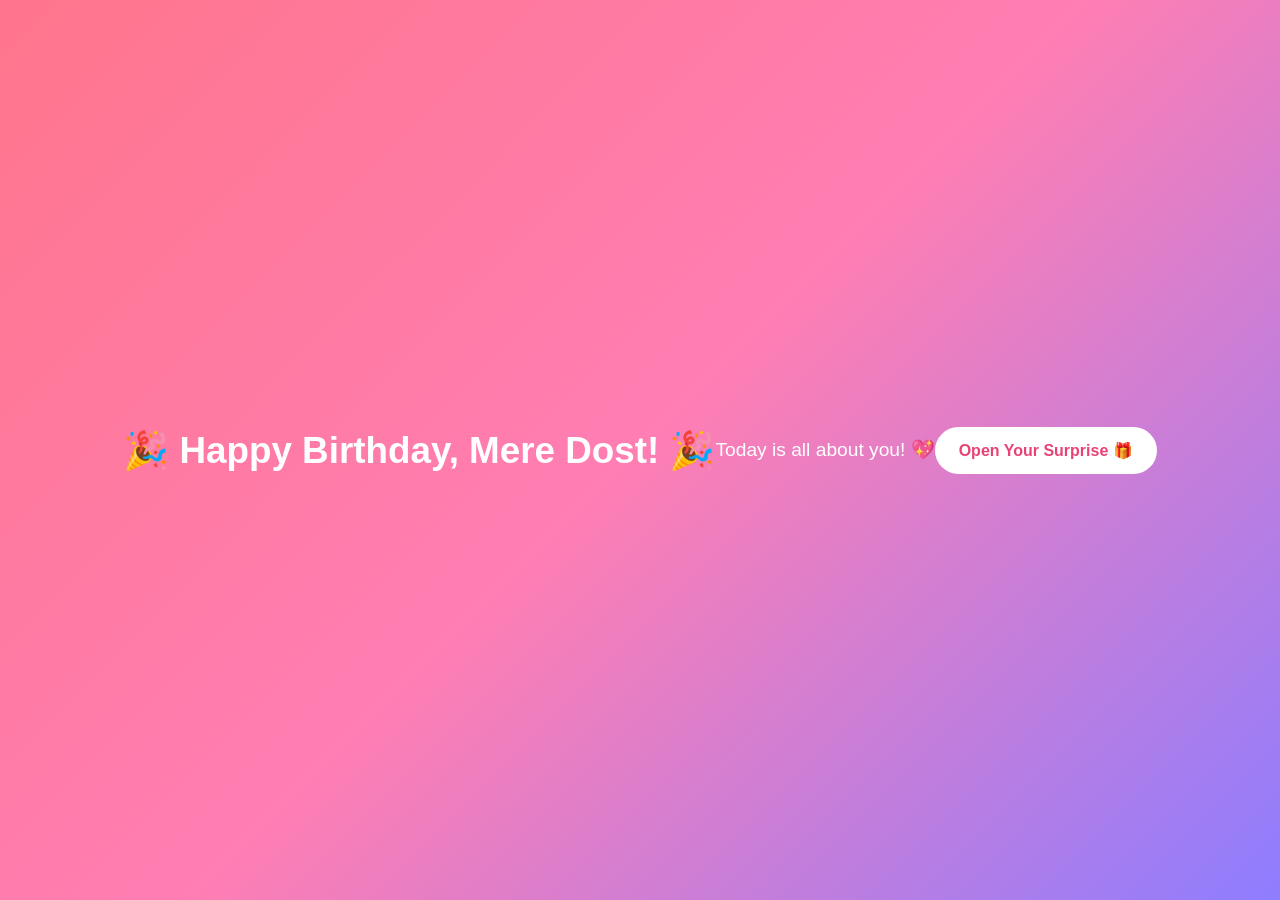
<file: birthday wishes card/index.html>
<!DOCTYPE html>
<html lang="en">

<head>
    <meta charset="UTF-8">
    <meta name="viewport" content="width=device-width, initial-scale=1.0">
    <title>Birthday Surprise 🎂</title>

    <link rel="stylesheet" href="style.css">


</head>

<body>

    <h1>🎉 Happy Birthday, Mere Dost! 🎉</h1>

    <p>Today is all about you! 💖</p>


    <button id="surpriseButton">Open Your Surprise 🎁</button>

    <audio id="birthdayMusic" src="music/birthday.mp3" preload="auto" loop></audio>

    <script src="script.js"></script>

    <audio id="birthdayMusic" src="music/birthday.mp3" loop></audio>


</body>

</html>
</file>
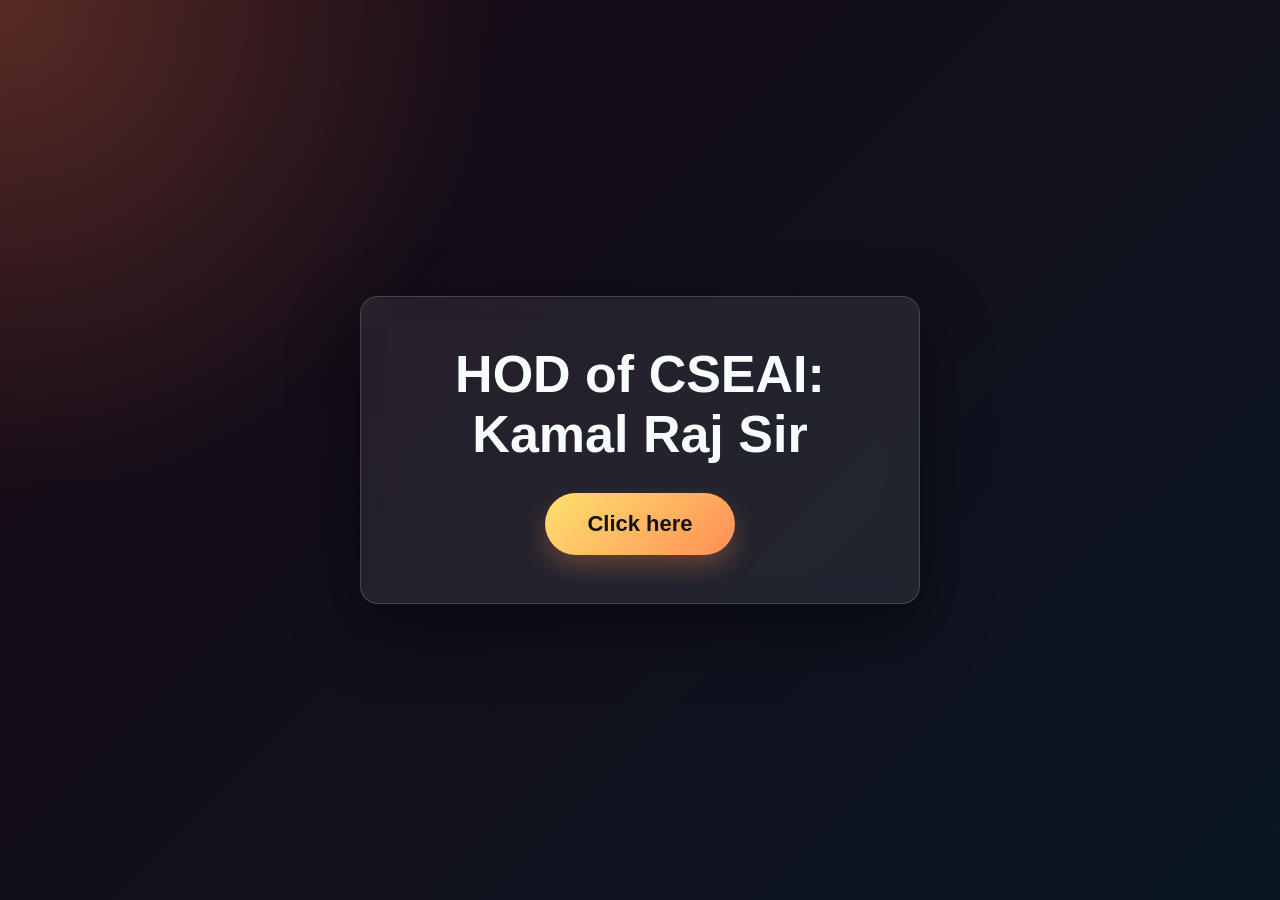
<file: student_record/index.html>
<!DOCTYPE html>
<html lang="en">

<head>
    <meta charset="UTF-8">
    <meta name="viewport" content="width=device-width, initial-scale=1.0">
    <title>All classmate</title>
    <link rel="stylesheet" href="style.css">
</head>

<body>
    <div id="root">
        <h2>HOD of CSEAI: Kamal Raj Sir</h2>
        <button>Click here</button>
    </div>
    <script src="first.js"></script>
</body>

</html>
</file>
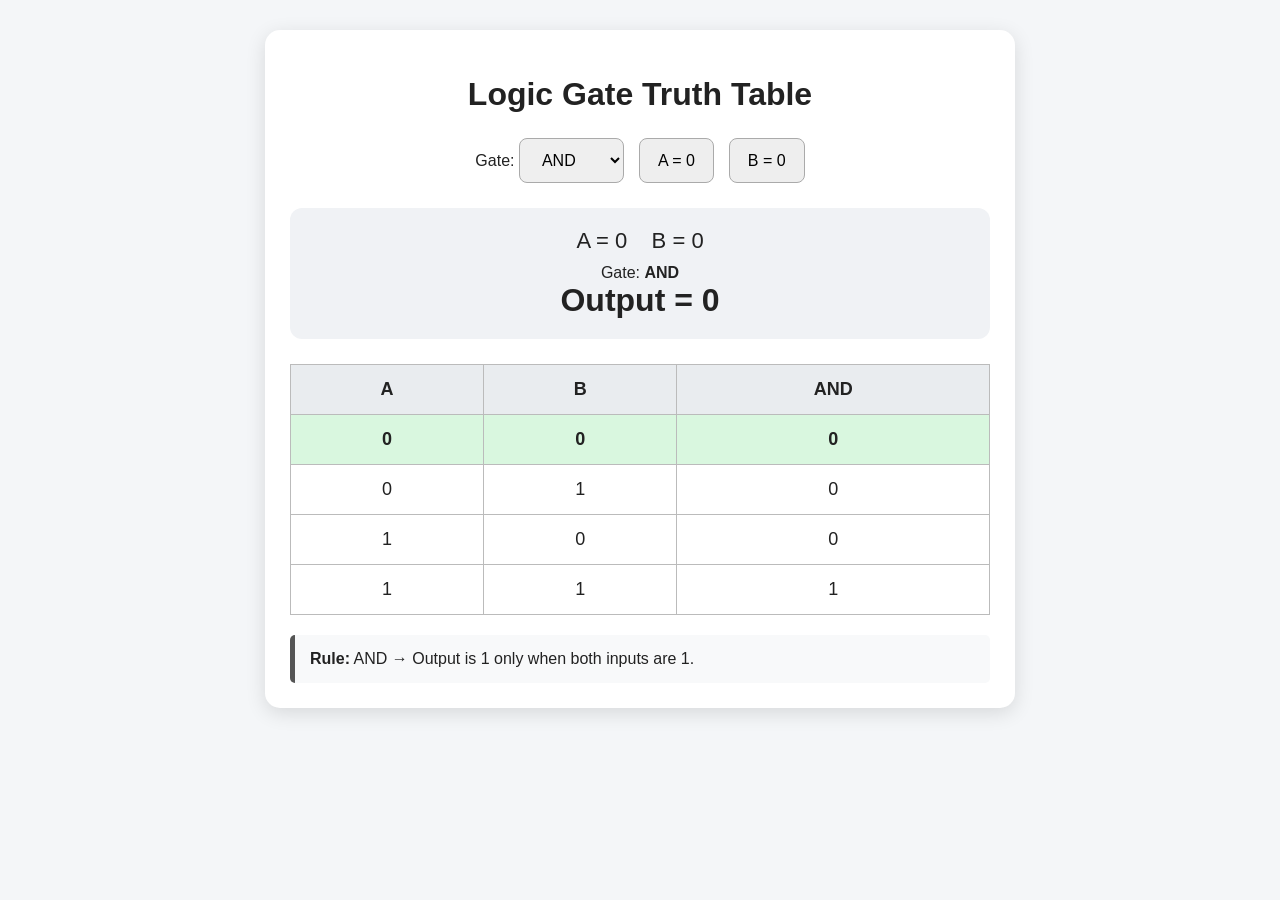
<file: truth table/truth_table.html>
<!DOCTYPE html>
<html lang="en">
<head>
    <meta charset="UTF-8">
    <meta name="viewport" content="width=device-width, initial-scale=1.0">
    <title>Logic Gate Truth Table</title>

    <style>
        * {
            box-sizing: border-box;
        }

        body {
            margin: 0;
            padding: 30px;
            font-family: Arial, sans-serif;
            background: #f4f6f8;
            color: #222;
        }

        .container {
            max-width: 750px;
            margin: auto;
            background: white;
            padding: 25px;
            border-radius: 15px;
            box-shadow: 0 5px 20px rgba(0,0,0,0.12);
        }

        h1 {
            text-align: center;
            margin-bottom: 25px;
        }

        .controls {
            display: flex;
            justify-content: center;
            gap: 15px;
            flex-wrap: wrap;
            margin-bottom: 25px;
        }

        select,
        button {
            padding: 12px 18px;
            font-size: 16px;
            border-radius: 8px;
            border: 1px solid #aaa;
        }

        button {
            cursor: pointer;
            background: #eee;
        }

        button.active {
            background: #333;
            color: white;
        }

        .result {
            text-align: center;
            padding: 20px;
            margin-bottom: 25px;
            border-radius: 12px;
            background: #f0f2f5;
        }

        .inputs {
            font-size: 22px;
            margin-bottom: 10px;
        }

        .output {
            font-size: 32px;
            font-weight: bold;
        }

        table {
            width: 100%;
            border-collapse: collapse;
            text-align: center;
        }

        th,
        td {
            border: 1px solid #bbb;
            padding: 14px;
            font-size: 18px;
        }

        th {
            background: #e9ecef;
        }

        tr.current {
            background: #d9f7df;
            font-weight: bold;
        }

        .explanation {
            margin-top: 20px;
            padding: 15px;
            background: #f8f9fa;
            border-left: 5px solid #555;
            border-radius: 5px;
        }
    </style>
</head>

<body>

<div class="container">

    <h1>Logic Gate Truth Table</h1>

    <div class="controls">

        <label>
            Gate:
            <select id="gate">
                <option value="AND">AND</option>
                <option value="OR">OR</option>
                <option value="XOR">XOR</option>
                <option value="XNOR">XNOR</option>
            </select>
        </label>

        <button id="inputA">A = 0</button>
        <button id="inputB">B = 0</button>

    </div>

    <div class="result">

        <div class="inputs">
            A = <span id="aValue">0</span>
            &nbsp;&nbsp;
            B = <span id="bValue">0</span>
        </div>

        <div>
            Gate: <strong id="gateName">AND</strong>
        </div>

        <div class="output">
            Output = <span id="output">0</span>
        </div>

    </div>


    <table>

        <thead>
            <tr>
                <th>A</th>
                <th>B</th>
                <th id="gateHeader">AND</th>
            </tr>
        </thead>

        <tbody id="truthTable">
        </tbody>

    </table>


    <div class="explanation">
        <strong>Rule:</strong>
        <span id="rule">
            AND → Output is 1 only when both inputs are 1.
        </span>
    </div>

</div>


<script>

    let A = 0;
    let B = 0;

    const gateSelect = document.getElementById("gate");

    const buttonA = document.getElementById("inputA");
    const buttonB = document.getElementById("inputB");

    const aValue = document.getElementById("aValue");
    const bValue = document.getElementById("bValue");

    const output = document.getElementById("output");

    const gateName = document.getElementById("gateName");
    const gateHeader = document.getElementById("gateHeader");

    const truthTable = document.getElementById("truthTable");

    const rule = document.getElementById("rule");


    // Logic Gate Function
    function calculate(a, b, gate) {

        switch (gate) {

            case "AND":
                return a & b;

            case "OR":
                return a | b;

            case "XOR":
                return a ^ b;

            case "XNOR":
                return a === b ? 1 : 0;

            default:
                return 0;
        }
    }


    // Gate explanation
    function getRule(gate) {

        if (gate === "AND") {
            return "AND → Output is 1 only when both inputs are 1.";
        }

        if (gate === "OR") {
            return "OR → Output is 1 when at least one input is 1.";
        }

        if (gate === "XOR") {
            return "XOR → Output is 1 when the inputs are different.";
        }

        if (gate === "XNOR") {
            return "XNOR → Output is 1 when the inputs are the same.";
        }
    }


    // Generate Truth Table
    function generateTruthTable() {

        const gate = gateSelect.value;

        truthTable.innerHTML = "";

        const combinations = [
            [0, 0],
            [0, 1],
            [1, 0],
            [1, 1]
        ];

        combinations.forEach(function(pair) {

            const a = pair[0];
            const b = pair[1];

            const result = calculate(a, b, gate);

            const row = document.createElement("tr");

            row.innerHTML = `
                <td>${a}</td>
                <td>${b}</td>
                <td>${result}</td>
            `;

            // Highlight current input combination
            if (a === A && b === B) {
                row.classList.add("current");
            }

            truthTable.appendChild(row);
        });
    }


    // Update Output
    function updateOutput() {

        const gate = gateSelect.value;

        const result = calculate(A, B, gate);

        aValue.textContent = A;
        bValue.textContent = B;

        output.textContent = result;

        gateName.textContent = gate;
        gateHeader.textContent = gate;

        rule.textContent = getRule(gate);

        buttonA.textContent = `A = ${A}`;
        buttonB.textContent = `B = ${B}`;

        generateTruthTable();
    }


    // Change A
    buttonA.addEventListener("click", function() {

        A = A === 0 ? 1 : 0;

        updateOutput();

    });


    // Change B
    buttonB.addEventListener("click", function() {

        B = B === 0 ? 1 : 0;

        updateOutput();

    });


    // Change Gate
    gateSelect.addEventListener("change", function() {

        updateOutput();

    });


    // Initial display
    updateOutput();

</script>

</body>
</html>
</file>
<file: birthday wishes card/style.css>
* {
    box-sizing: border-box;
}

body {
    margin: 0;
    min-height: 100vh;
    display: flex;
    justify-content: center;
    align-items: center;
    text-align: center;
    font-family: Arial, sans-serif;
    color: white;

    background: linear-gradient(135deg,
            #ff758c,
            #ff7eb3,
            #8e7dff);

    padding: 20px;
}

.birthday-card {
    max-width: 600px;
    width: 100%;
    padding: 40px 25px;
    border-radius: 25px;

    background: rgba(255, 255, 255, 0.18);
    border: 2px solid rgba(255, 255, 255, 0.4);

    box-shadow: 0 10px 35px rgba(0, 0, 0, 0.2);
    backdrop-filter: blur(10px);

    animation: appear 1.2s ease;
}

h1 {
    font-size: 2.3rem;
}

p {
    font-size: 1.2rem;
    line-height: 1.6;
}

button {
    padding: 14px 24px;
    border: none;
    border-radius: 30px;

    background: white;
    color: #e84375;

    font-size: 1rem;
    font-weight: bold;
    cursor: pointer;

    transition: transform 0.3s;
}

button:hover {
    transform: scale(1.08);
}

@keyframes appear {
    from {
        opacity: 0;
        transform: translateY(25px);
    }

    to {
        opacity: 1;
        transform: translateY(0);
    }
}




.balloons {
    display: flex;
    justify-content: center;
    gap: 12px;
    margin: 10px 0 25px;
}

.balloons span {
    display: inline-block;
    font-size: 2.5rem;
    animation: float 2s ease-in-out infinite;
}

.balloons span:nth-child(even) {
    animation-delay: 0.5s;
}

.cake {
    font-size: 5rem;
    animation: bounce 1.2s ease-in-out infinite;
}

.birthday-title {
    animation: appear 1s ease;
}

.birthday-message {
    animation: appear 1.5s ease;
}

.love-message {
    font-weight: bold;
    animation: appear 2s ease;
}

.confetti {
    font-size: 1.8rem;
    margin-top: 20px;
    animation: appear 2s ease;
}

@keyframes float {

    0%,
    100% {
        transform: translateY(0) rotate(-5deg);
    }

    50% {
        transform: translateY(-20px) rotate(5deg);
    }
}

@keyframes bounce {

    0%,
    100% {
        transform: translateY(0);
    }

    50% {
        transform: translateY(-12px);
    }
}
</file>
<file: student_record/style.css>
* {
    box-sizing: border-box;
}

body {
    min-height: 100vh;
    margin: 0;
    display: flex;
    justify-content: center;
    align-items: center;
    padding: 24px;
    color: aliceblue;
    font-family: Arial, Helvetica, sans-serif;
    background:
        radial-gradient(circle at top left, rgba(255, 130, 80, 0.28), transparent 32%),
        linear-gradient(135deg, rgb(25, 9, 20), rgb(10, 23, 35));
}

#root {
    width: min(90vw, 560px);
    display: flex;
    flex-direction: column;
    align-items: center;
    gap: 28px;
    padding: 48px 36px;
    text-align: center;
    border: 1px solid rgba(255, 255, 255, 0.16);
    border-radius: 18px;
    background-color: rgba(255, 255, 255, 0.08);
    box-shadow: 0 24px 70px rgba(0, 0, 0, 0.45);
    backdrop-filter: blur(14px);
}

h2 {
    margin: 0;
    color: rgb(247, 252, 252);
    font-size: clamp(32px, 7vw, 52px);
    line-height: 1.15;
    font-weight: 800;
}

button {
    min-width: 190px;
    border: 0;
    border-radius: 999px;
    padding: 18px 34px;
    font-size: 22px;
    font-weight: 700;
    color: rgb(22, 18, 18);
    background: linear-gradient(135deg, rgb(255, 225, 110), rgb(255, 142, 86));
    box-shadow: 0 12px 24px rgba(255, 142, 86, 0.28);
    cursor: pointer;
    transition: transform 0.2s ease, box-shadow 0.2s ease, filter 0.2s ease;
}

button:hover {
    transform: translateY(-3px);
    box-shadow: 0 18px 34px rgba(255, 142, 86, 0.752);
    filter: brightness(1.06);
}

button:active {
    transform: translateY(0);
}
</file>
